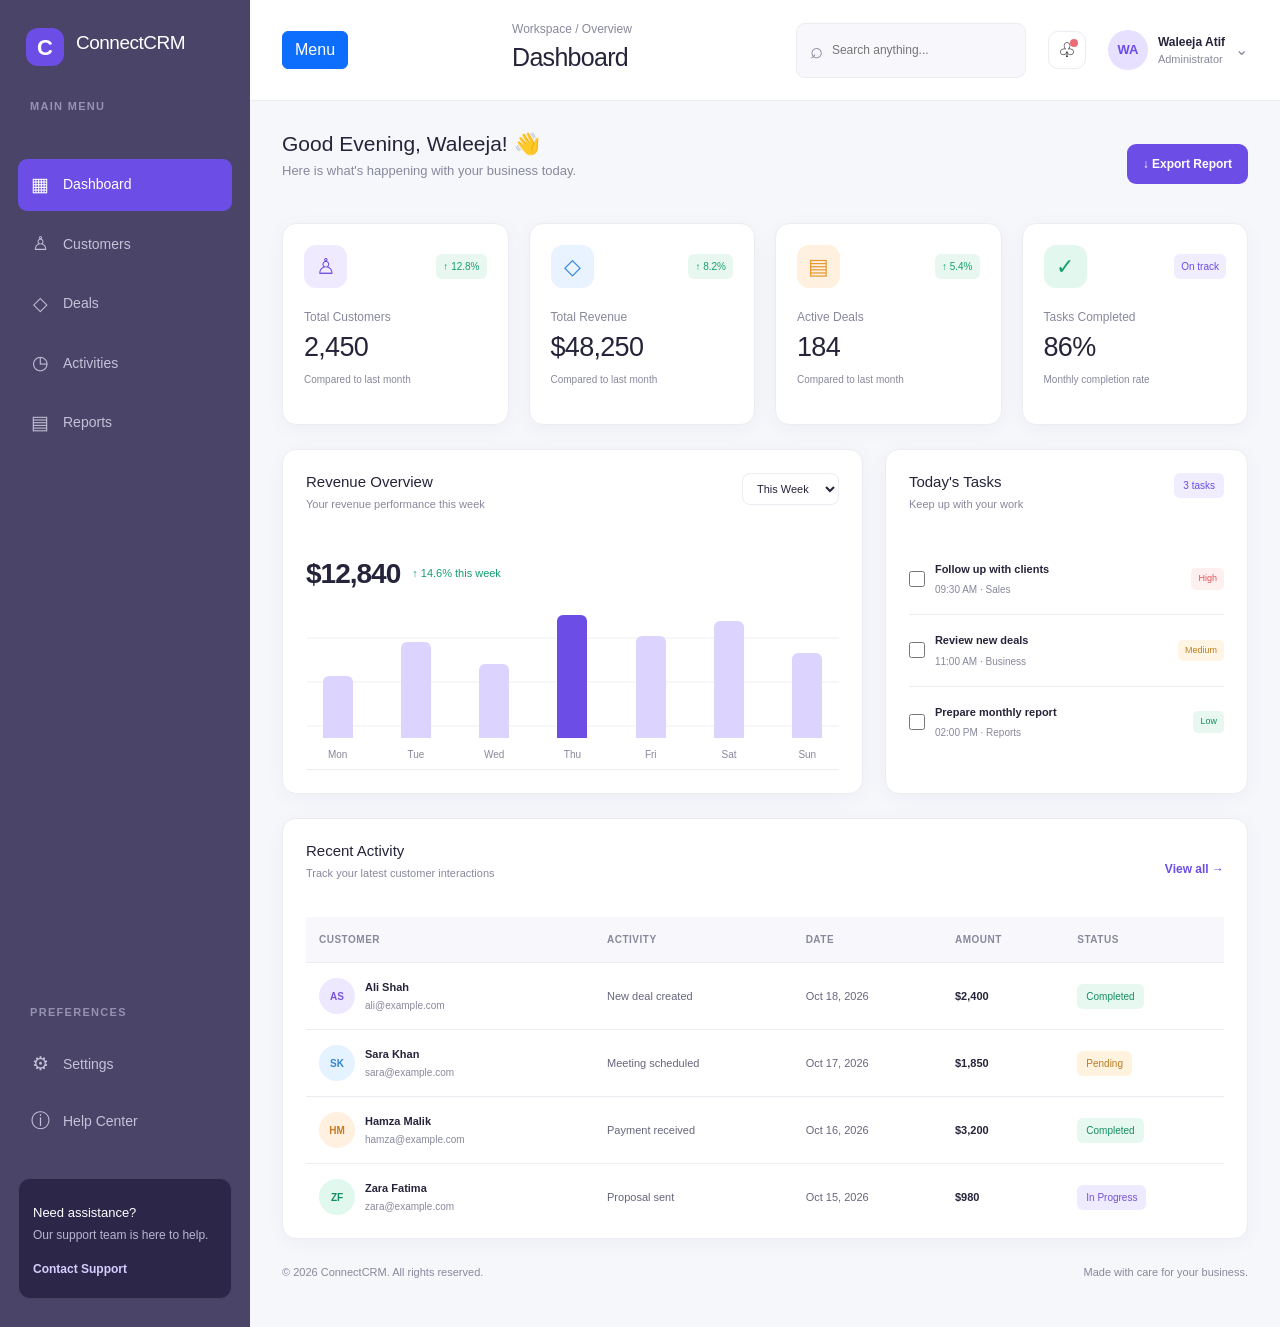
<file: CRM-Dashboard/index.html>
<!DOCTYPE html>
<html lang="en">
<head>
    <meta charset="UTF-8">
    <meta name="viewport" content="width=device-width, initial-scale=1.0">
    <title>CRM Dashboard</title>
    <link
    href="https://cdn.jsdelivr.net/npm/bootstrap@5.3.8/dist/css/bootstrap.min.css"
    rel="stylesheet"
>
<link rel="stylesheet" href="style.css">
</head>
<body>

    <div class="dashboard">

        <!-- Sidebar Navigation -->
       <aside class="sidebar" id="sidebar">
            <div class="sidebar__brand">
                <span class="sidebar__logo">C</span>
                <h2>ConnectCRM</h2>
            </div>

            <p class="sidebar__label">MAIN MENU</p>

            <nav class="sidebar__nav">
                <a href="#" class="sidebar__link sidebar__link--active">
                    <span>▦</span> Dashboard
                </a>
                <a href="#customers" class="sidebar__link">
                    <span>♙</span> Customers
                </a>
                <a href="#deals" class="sidebar__link">
                    <span>◇</span> Deals
                </a>
                <a href="#activities" class="sidebar__link">
                    <span>◷</span> Activities
                </a>
                <a href="#reports" class="sidebar__link">
                    <span>▤</span> Reports
                </a>
            </nav>

            <div class="sidebar__bottom">
                <p class="sidebar__label">PREFERENCES</p>
                <a href="#" class="sidebar__link">
                    <span>⚙</span> Settings
                </a>
                <a href="#" class="sidebar__link">
                    <span>ⓘ</span> Help Center
                </a>

                <div class="sidebar__help">
                    <span></span>
                    <h3>Need assistance?</h3>
                    <p>Our support team is here to help.</p>
                    <a href="mailto:support@example.com">Contact Support</a>
                </div>
            </div>
        </aside>

        <!-- Main Dashboard -->
        <div class="dashboard__main">

            <!-- Top Header -->
            <header class="topbar">
                <button
    type="button"
    id="menuButton"
  class="btn btn-primary"
    aria-controls="sidebar"
    aria-expanded="false"
>
    Menu
</button>
                <div class="topbar__heading">
                    <p class="topbar__breadcrumb">Workspace / Overview</p>
                    <h1>Dashboard</h1>
                </div>

                <div class="topbar__actions">
                    <label class="search">
                        <span>⌕</span>
                        <input type="search" placeholder="Search anything...">
                    </label>

                    <button class="topbar__notification" aria-label="Notifications">
                        ♧
                        <span class="topbar__dot"></span>
                    </button>

                    <div class="profile">
                        <div class="profile__avatar">WA</div>
                        <div class="profile__info">
                            <strong>Waleeja Atif</strong>
                            <span>Administrator</span>
                        </div>
                        <span class="profile__arrow">⌄</span>
                    </div>
                </div>
            </header>

            <!-- Main Content -->
            <main class="content">

                <section class="welcome">
                    <div>
                        <h2>
    <span id="greeting">Hello</span>, Waleeja! 👋
</h2>
                        <p>Here is what's happening with your business today.</p>
                    </div>

                    <button class="button button--primary"
                        onclick="window.print()">
                        ↓ Export Report
                    </button>
                </section>

                <!-- Statistics Widgets -->
                <section class="stats" aria-label="Business statistics">

                    <article class="stat-card">
                        <div class="stat-card__top">
                            <span class="stat-card__icon stat-card__icon--purple">♙</span>
                            <span class="stat-card__trend">↑ 12.8%</span>
                        </div>
                        <p class="stat-card__label">Total Customers</p>
                        <h2>2,450</h2>
                        <p class="stat-card__description">Compared to last month</p>
                    </article>

                    <article class="stat-card">
                        <div class="stat-card__top">
                            <span class="stat-card__icon stat-card__icon--blue">◇</span>
                            <span class="stat-card__trend">↑ 8.2%</span>
                        </div>
                        <p class="stat-card__label">Total Revenue</p>
                        <h2>$48,250</h2>
                        <p class="stat-card__description">Compared to last month</p>
                    </article>

                    <article class="stat-card">
                        <div class="stat-card__top">
                            <span class="stat-card__icon stat-card__icon--orange">▤</span>
                            <span class="stat-card__trend">↑ 5.4%</span>
                        </div>
                        <p class="stat-card__label">Active Deals</p>
                        <h2>184</h2>
                        <p class="stat-card__description">Compared to last month</p>
                    </article>

                    <article class="stat-card">
                        <div class="stat-card__top">
                            <span class="stat-card__icon stat-card__icon--green">✓</span>
                            <span class="stat-card__trend stat-card__trend--neutral">On track</span>
                        </div>
                        <p class="stat-card__label">Tasks Completed</p>
                        <h2>86%</h2>
                        <p class="stat-card__description">Monthly completion rate</p>
                    </article>

                </section>

                <!-- Overview Panels -->
                <section class="overview" id="reports">

                    <article class="panel revenue-panel">
                        <div class="panel__header">
                            <div>
                                <h3>Revenue Overview</h3>
                                <p>Your revenue performance this week</p>
                            </div>
                            <select aria-label="Revenue period">
                                <option>This Week</option>
                                <option>This Month</option>
                                <option>This Year</option>
                            </select>
                        </div>

                        <div class="revenue">
                            <div class="revenue__amount">$12,840</div>
                            <span class="revenue__change">↑ 14.6% this week</span>
                        </div>

                        <div class="chart" role="img"
                            aria-label="Illustrative revenue bar chart for Monday to Sunday">
                            <div class="chart__item">
                                <div class="chart__bar" style="--bar-height: 40%"></div>
                                <span>Mon</span>
                            </div>
                            <div class="chart__item">
                                <div class="chart__bar" style="--bar-height: 62%"></div>
                                <span>Tue</span>
                            </div>
                            <div class="chart__item">
                                <div class="chart__bar" style="--bar-height: 48%"></div>
                                <span>Wed</span>
                            </div>
                            <div class="chart__item">
                                <div class="chart__bar chart__bar--highlight"
                                    style="--bar-height: 88%"></div>
                                <span>Thu</span>
                            </div>
                            <div class="chart__item">
                                <div class="chart__bar" style="--bar-height: 66%"></div>
                                <span>Fri</span>
                            </div>
                            <div class="chart__item">
                                <div class="chart__bar" style="--bar-height: 76%"></div>
                                <span>Sat</span>
                            </div>
                            <div class="chart__item">
                                <div class="chart__bar" style="--bar-height: 55%"></div>
                                <span>Sun</span>
                            </div>
                        </div>
                    </article>

                    <article class="panel tasks-panel">
                        <div class="panel__header">
                            <div>
                                <h3>Today's Tasks</h3>
                                <p>Keep up with your work</p>
                            </div>
                            <span class="task-count">3 tasks</span>
                        </div>

                        <div class="task-list">
                            <label class="task">
                                <input type="checkbox">
                                <span class="task__text">
                                    <strong>Follow up with clients</strong>
                                    <small>09:30 AM · Sales</small>
                                </span>
                                <span class="task__priority task__priority--high">High</span>
                            </label>

                            <label class="task">
                                <input type="checkbox">
                                <span class="task__text">
                                    <strong>Review new deals</strong>
                                    <small>11:00 AM · Business</small>
                                </span>
                                <span class="task__priority task__priority--medium">Medium</span>
                            </label>

                            <label class="task">
                                <input type="checkbox">
                                <span class="task__text">
                                    <strong>Prepare monthly report</strong>
                                    <small>02:00 PM · Reports</small>
                                </span>
                                <span class="task__priority task__priority--low">Low</span>
                            </label>
                        </div>
                    </article>

                </section>

                <!-- Recent Activity Table -->
                <section class="panel activity-panel" id="activities">
                    <div class="panel__header activity-panel__header">
                        <div>
                            <h3>Recent Activity</h3>
                            <p>Track your latest customer interactions</p>
                        </div>

                        <a href="#customers" class="activity-panel__link">
                            View all →
                        </a>
                    </div>

                    <div class="table-wrapper">
                        <table>
                          
                               <thead>
    <tr>
        <th scope="col">Customer</th>
        <th scope="col">Activity</th>
        <th scope="col">Date</th>
        <th scope="col">Amount</th>
        <th scope="col">Status</th>
    </tr>
</thead>
                            

                            <tbody id="customers">
                                <tr>
                                    <td>
                                        <div class="customer">
                                            <span class="customer__avatar customer__avatar--purple">AS</span>
                                            <span>
                                                <strong>Ali Shah</strong>
                                                <small>ali@example.com</small>
                                            </span>
                                        </div>
                                    </td>
                                    <td>New deal created</td>
                                    <td>Oct 18, 2026</td>
                                    <td class="table__amount">$2,400</td>
                                    <td><span class="status status--completed">Completed</span></td>
                                </tr>

                                <tr id="deals">
                                    <td>
                                        <div class="customer">
                                            <span class="customer__avatar customer__avatar--blue">SK</span>
                                            <span>
                                                <strong>Sara Khan</strong>
                                                <small>sara@example.com</small>
                                            </span>
                                        </div>
                                    </td>
                                    <td>Meeting scheduled</td>
                                    <td>Oct 17, 2026</td>
                                    <td class="table__amount">$1,850</td>
                                    <td><span class="status status--pending">Pending</span></td>
                                </tr>

                                <tr>
                                    <td>
                                        <div class="customer">
                                            <span class="customer__avatar customer__avatar--orange">HM</span>
                                            <span>
                                                <strong>Hamza Malik</strong>
                                                <small>hamza@example.com</small>
                                            </span>
                                        </div>
                                    </td>
                                    <td>Payment received</td>
                                    <td>Oct 16, 2026</td>
                                    <td class="table__amount">$3,200</td>
                                    <td><span class="status status--completed">Completed</span></td>
                                </tr>

                                <tr>
                                    <td>
                                        <div class="customer">
                                            <span class="customer__avatar customer__avatar--green">ZF</span>
                                            <span>
                                                <strong>Zara Fatima</strong>
                                                <small>zara@example.com</small>
                                            </span>
                                        </div>
                                    </td>
                                    <td>Proposal sent</td>
                                    <td>Oct 15, 2026</td>
                                    <td class="table__amount">$980</td>
                                    <td><span class="status status--progress">In Progress</span></td>
                                </tr>
                            </tbody>
                        </table>
                    </div>
                </section>

                <footer class="footer">
                    <p>© 2026 ConnectCRM. All rights reserved.</p>
                    <p>Made with care for your business.</p>
                </footer>

            </main>
        </div>
    </div>
    
<script src="script.js" defer></script>
</body>
</html>
</file>
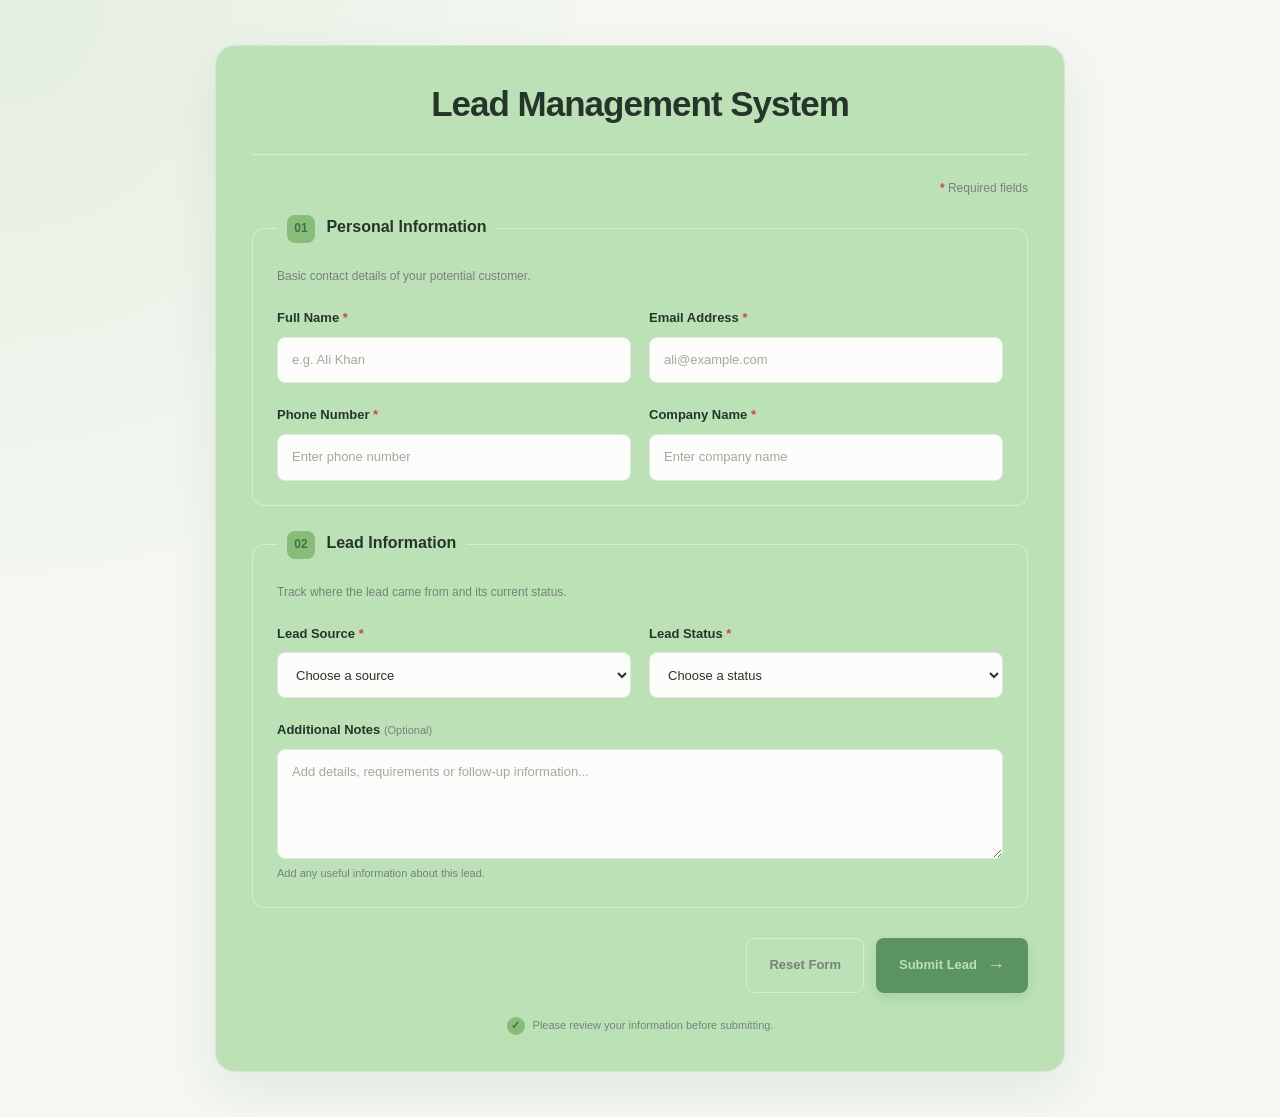
<file: LeadManagementSystem/index.html>
<!DOCTYPE html>
<html lang="en">
<head>
    <meta charset="UTF-8">
    <meta name="viewport" content="width=device-width, initial-scale=1.0">
    <title>Lead Management System</title>
    <link rel="stylesheet" href="style.css">
</head>

<body class="page">

    <main class="lead-form">

        <!-- Header -->
        <header class="lead-form__header">
            <h1 class="lead-form__title">Lead Management System</h1>
        </header>

        <div class="lead-form__divider"></div>

        <!-- Main Form -->
        <form class="lead-form__form" action="#" method="post">

            <p class="lead-form__required-note">
                <span class="lead-form__required-mark">*</span>
                Required fields
            </p>

            <!-- Personal Information -->
            <fieldset class="lead-form__section">
                <legend class="lead-form__legend">
                    <span class="lead-form__section-number">01</span>
                    Personal Information
                </legend>

                <p class="lead-form__section-description">
                    Basic contact details of your potential customer.
                </p>

                <div class="lead-form__grid">

                    <div class="lead-form__group">
                        <label class="lead-form__label" for="fullName">
                            Full Name <span class="lead-form__required-mark">*</span>
                        </label>
                        <input class="lead-form__input" type="text" id="fullName"
                            name="fullName" placeholder="e.g. Ali Khan"
                            autocomplete="name" required>
                    </div>

                    <div class="lead-form__group">
                        <label class="lead-form__label" for="email">
                            Email Address <span class="lead-form__required-mark">*</span>
                        </label>
                        <input class="lead-form__input" type="email" id="email"
                            name="email" placeholder="ali@example.com"
                            autocomplete="email" required>
                    </div>

                    <div class="lead-form__group">
                        <label class="lead-form__label" for="phone">
                            Phone Number <span class="lead-form__required-mark">*</span>
                        </label>
                        <input class="lead-form__input" type="tel" id="phone"
                            name="phone" placeholder="Enter phone number"
                            autocomplete="tel" required>
                    </div>

                    <div class="lead-form__group">
                        <label class="lead-form__label" for="company">
                            Company Name <span class="lead-form__required-mark">*</span>
                        </label>
                        <input class="lead-form__input" type="text" id="company"
                            name="company" placeholder="Enter company name"
                            autocomplete="organization" required>
                    </div>

                </div>
            </fieldset>

            <!-- Lead Information -->
            <fieldset class="lead-form__section">
                <legend class="lead-form__legend">
                    <span class="lead-form__section-number">02</span>
                    Lead Information
                </legend>

                <p class="lead-form__section-description">
                    Track where the lead came from and its current status.
                </p>

                <div class="lead-form__grid">

                    <div class="lead-form__group">
                        <label class="lead-form__label" for="source">
                            Lead Source <span class="lead-form__required-mark">*</span>
                        </label>
                        <select class="lead-form__input lead-form__input--select"
                            id="source" name="source" required>
                            <option value="">Choose a source</option>
                            <option value="website">Website</option>
                            <option value="social">Social Media</option>
                            <option value="referral">Referral</option>
                            <option value="advertisement">Advertisement</option>
                        </select>
                    </div>

                    <div class="lead-form__group">
                        <label class="lead-form__label" for="status">
                            Lead Status <span class="lead-form__required-mark">*</span>
                        </label>
                        <select class="lead-form__input lead-form__input--select"
                            id="status" name="status" required>
                            <option value="">Choose a status</option>
                            <option value="new">New</option>
                            <option value="contacted">Contacted</option>
                            <option value="qualified">Qualified</option>
                            <option value="converted">Converted</option>
                        </select>
                    </div>

                    <div class="lead-form__group lead-form__group--full">
                        <label class="lead-form__label" for="notes">
                            Additional Notes
                            <span class="lead-form__optional">(Optional)</span>
                        </label>
                        <textarea class="lead-form__input lead-form__input--textarea"
                            id="notes" name="notes" rows="4"
                            placeholder="Add details, requirements or follow-up information..."></textarea>
                        <p class="lead-form__help">
                            Add any useful information about this lead.
                        </p>
                    </div>

                </div>
            </fieldset>

            <!-- Form Actions -->
            <div class="lead-form__actions">
                <button class="lead-form__button lead-form__button--reset"
                    type="reset">
                    Reset Form
                </button>

                <button class="lead-form__button lead-form__button--primary"
                    type="submit">
                    Submit Lead
                    <span class="lead-form__button-arrow" aria-hidden="true">→</span>
                </button>
            </div>

            <p class="lead-form__footer">
                <span class="lead-form__footer-mark" aria-hidden="true">✓</span>
                Please review your information before submitting.
            </p>

        </form>
    </main>

</body>
</html>
</file>
<file: CRM-Dashboard/style.css>
/* ---------- CSS Variables ---------- */

:root {
    --primary: #6c4de6;
    --primary-light: #f0edff;
    --background: #f6f7fb;
    --surface: #ffffff;
    --text: #25243a;
    --muted: #88889d;
    --border: #ececf3;
    --success: #159d72;
    --radius: 14px;
    --shadow: 0 4px 20px rgba(38, 35, 75, 0.04);
}

/* ---------- Reset ---------- */

* {
    margin: 0;
    padding: 0;
    box-sizing: border-box;
}

html {
    scroll-behavior: smooth;
}

body {
    font-family: Arial, Helvetica, sans-serif;
    background: var(--background);
    color: var(--text);
    line-height: 1.5;
}

a {
    text-decoration: none;
    color: inherit;
}

button,
input,
select {
    font: inherit;
}

button,
select {
    cursor: pointer;
}

button:focus-visible,
a:focus-visible,
input:focus-visible,
select:focus-visible {
    outline: 3px solid #b8aaff;
    outline-offset: 3px;
}

/* ---------- Main Dashboard Grid ---------- */

.dashboard {
    min-height: 100vh;
    display: grid;
    grid-template-columns: 250px minmax(0, 1fr);
}

/* ---------- Sidebar ---------- */

.sidebar {
    background: #4a4568;
    color: #ffffff;
    padding: 28px 18px;
    display: flex;
    flex-direction: column;
    gap: 32px;
    min-width: 0;
}

.sidebar__brand {
    display: flex;
    align-items: center;
    gap: 12px;
    padding: 0 8px;
}

.sidebar__logo {
    width: 38px;
    height: 38px;
    border-radius: 12px;
    background: var(--primary);
    display: grid;
    place-items: center;
    font-size: 22px;
    font-weight: bold;
}

.sidebar__brand h2 {
    font-size: 19px;
    letter-spacing: -0.5px;
}

.sidebar__label {
    color: #9692b1;
    font-size: 11px;
    font-weight: bold;
    letter-spacing: 1.3px;
    padding: 0 12px;
    margin-bottom: 12px;
}

.sidebar__nav {
    display: flex;
    flex-direction: column;
    gap: 7px;
}

.sidebar__link {
    display: flex;
    align-items: center;
    gap: 13px;
    padding: 12px;
    border-radius: 9px;
    color: #c4c1d7;
    font-size: 14px;
    transition: background-color 0.2s ease, color 0.2s ease;
}

.sidebar__link span {
    width: 20px;
    text-align: center;
    font-size: 19px;
}

.sidebar__link:hover,
.sidebar__link--active {
    background: var(--primary);
    color: #ffffff;
}

.sidebar__bottom {
    display: flex;
    flex-direction: column;
    gap: 5px;
    margin-top: auto;
}

.sidebar__help {
    margin-top: 25px;
    padding: 18px 14px;
    border: 1px solid #494363;
    border-radius: 12px;
    background: #2c2749;
}

.sidebar__help > span {
    color: #c6b8ff;
    font-size: 23px;
}

.sidebar__help h3 {
    font-size: 13px;
    margin: 8px 0 5px;
}

.sidebar__help p {
    color: #b9b5ce;
    font-size: 12px;
    margin-bottom: 12px;
}

.sidebar__help a {
    display: inline-block;
    color: #d6ccff;
    font-size: 12px;
    font-weight: bold;
}

/* ---------- Main Content Area ---------- */

.dashboard__main {
    min-width: 0;
}

/* ---------- Top Header ---------- */

.topbar {
    min-height: 95px;
    padding: 20px 32px;
    background: var(--surface);
    border-bottom: 1px solid var(--border);
    display: flex;
    justify-content: space-between;
    align-items: center;
    gap: 20px;
}

.topbar__breadcrumb {
    color: var(--muted);
    font-size: 12px;
    margin-bottom: 4px;
}

.topbar__heading h1 {
    font-size: 25px;
    letter-spacing: -0.7px;
}

.topbar__actions {
    display: flex;
    align-items: center;
    gap: 22px;
}

.search {
    display: flex;
    align-items: center;
    gap: 9px;
    padding: 10px 13px;
    width: 230px;
    background: #f8f8fc;
    border: 1px solid var(--border);
    border-radius: 9px;
}

.search span {
    font-size: 22px;
    color: var(--muted);
}

.search input {
    width: 100%;
    min-width: 0;
    border: none;
    outline: none;
    background: transparent;
    font-size: 12px;
}

.topbar__notification {
    position: relative;
    width: 38px;
    height: 38px;
    border: 1px solid var(--border);
    border-radius: 10px;
    background: white;
    font-size: 20px;
}

.topbar__dot {
    position: absolute;
    width: 8px;
    height: 8px;
    top: 7px;
    right: 7px;
    border-radius: 50%;
    background: #ed6b75;
}

.profile {
    display: flex;
    align-items: center;
    gap: 10px;
}

.profile__avatar {
    width: 40px;
    height: 40px;
    border-radius: 50%;
    display: grid;
    place-items: center;
    background: #e7e0ff;
    color: var(--primary);
    font-weight: bold;
    font-size: 13px;
}

.profile__info {
    display: flex;
    flex-direction: column;
}

.profile__info strong {
    font-size: 12px;
}

.profile__info span {
    font-size: 11px;
    color: var(--muted);
}

.profile__arrow {
    color: var(--muted);
}

/* ---------- Content ---------- */

.content {
    max-width: 1600px;
    margin: 0 auto;
    padding: 30px 32px;
}

.welcome {
    display: flex;
    justify-content: space-between;
    align-items: center;
    gap: 20px;
    margin-bottom: 26px;
}

.welcome h2 {
    font-size: 21px;
    margin-bottom: 5px;
}

.welcome p {
    color: var(--muted);
    font-size: 13px;
}

.button {
    padding: 11px 16px;
    border: none;
    border-radius: 9px;
    font-size: 12px;
    font-weight: bold;
    transition: transform 0.2s ease, background-color 0.2s ease;
}

.button:hover {
    transform: translateY(-2px);
}

.button--primary {
    background: var(--primary);
    color: white;
}

.button--primary:hover {
    background: #5838d0;
}

/* ---------- Statistic Cards ---------- */

.stats {
    display: grid;
    grid-template-columns: repeat(4, minmax(0, 1fr));
    gap: 20px;
    margin-bottom: 24px;
}

.stat-card {
    padding: 21px;
    border-radius: var(--radius);
    background: var(--surface);
    border: 1px solid var(--border);
    box-shadow: var(--shadow);
    min-width: 0;
    transition: transform 0.2s ease, box-shadow 0.2s ease;
}

.stat-card:hover {
    transform: translateY(-4px);
    box-shadow: 0 10px 28px rgba(38, 35, 75, 0.08);
}

.stat-card__top {
    display: flex;
    align-items: center;
    justify-content: space-between;
    gap: 8px;
    margin-bottom: 20px;
}

.stat-card__icon {
    width: 43px;
    height: 43px;
    border-radius: 12px;
    display: grid;
    place-items: center;
    font-size: 22px;
}

.stat-card__icon--purple {
    background: #f0eaff;
    color: #7553df;
}

.stat-card__icon--blue {
    background: #e8f3ff;
    color: #3787db;
}

.stat-card__icon--orange {
    background: #fff0df;
    color: #e79832;
}

.stat-card__icon--green {
    background: #e2f8ef;
    color: #159d72;
}

.stat-card__trend {
    color: var(--success);
    background: #e8f8f0;
    padding: 5px 7px;
    border-radius: 6px;
    font-size: 10px;
    white-space: nowrap;
}

.stat-card__trend--neutral {
    color: #6c4de6;
    background: var(--primary-light);
}

.stat-card__label {
    font-size: 12px;
    color: var(--muted);
    margin-bottom: 5px;
}

.stat-card h2 {
    font-size: 27px;
    letter-spacing: -0.7px;
    overflow-wrap: anywhere;
}

.stat-card__description {
    color: var(--muted);
    font-size: 10px;
    margin-top: 9px;
}

/* ---------- Overview Grid ---------- */

.overview {
    display: grid;
    grid-template-columns: minmax(0, 1.6fr) minmax(0, 1fr);
    gap: 22px;
    margin-bottom: 24px;
}

.panel {
    min-width: 0;
    background: var(--surface);
    border: 1px solid var(--border);
    border-radius: var(--radius);
    box-shadow: var(--shadow);
    padding: 23px;
}

.panel__header {
    display: flex;
    justify-content: space-between;
    align-items: flex-start;
    gap: 15px;
}

.panel__header h3 {
    font-size: 15px;
    margin-bottom: 5px;
}

.panel__header p {
    font-size: 11px;
    color: var(--muted);
}

.panel__header select {
    padding: 8px 10px;
    max-width: 125px;
    border: 1px solid var(--border);
    border-radius: 8px;
    background: white;
    color: var(--text);
    font-size: 11px;
}

.revenue {
    display: flex;
    align-items: center;
    flex-wrap: wrap;
    gap: 12px;
    margin-top: 24px;
}

.revenue__amount {
    font-size: 28px;
    font-weight: bold;
    letter-spacing: -1px;
}

.revenue__change {
    color: var(--success);
    font-size: 11px;
}

/* ---------- CSS Bar Chart ---------- */

.chart {
    height: 175px;
    display: grid;
    grid-template-columns: repeat(7, minmax(0, 1fr));
    align-items: end;
    gap: 15px;
    padding-top: 20px;
    border-bottom: 1px solid var(--border);
    background: repeating-linear-gradient(
        to bottom,
        transparent 0,
        transparent 42px,
        #f0eff6 43px,
        transparent 44px
    );
}

.chart__item {
    height: 100%;
    display: flex;
    flex-direction: column;
    align-items: center;
    justify-content: flex-end;
    gap: 9px;
    min-width: 0;
}

.chart__bar {
    width: min(100%, 30px);
    height: var(--bar-height);
    min-height: 8px;
    border-radius: 6px 6px 0 0;
    background: #dcd4ff;
    transition: background-color 0.2s ease;
}

.chart__bar:hover,
.chart__bar--highlight {
    background: var(--primary);
}

.chart__item span {
    font-size: 10px;
    color: var(--muted);
    padding-bottom: 7px;
}

/* ---------- Today's Tasks ---------- */

.task-count {
    padding: 5px 9px;
    border-radius: 6px;
    background: var(--primary-light);
    color: var(--primary);
    font-size: 10px;
    white-space: nowrap;
}

.task-list {
    display: flex;
    flex-direction: column;
    margin-top: 15px;
}

.task {
    display: flex;
    align-items: center;
    gap: 10px;
    padding: 17px 0;
    border-bottom: 1px solid var(--border);
    cursor: pointer;
}

.task:last-child {
    border-bottom: none;
}

.task input {
    width: 16px;
    height: 16px;
    accent-color: var(--primary);
    flex-shrink: 0;
}

.task__text {
    flex: 1;
    min-width: 0;
    display: flex;
    flex-direction: column;
    gap: 5px;
}

.task__text strong {
    font-size: 11px;
    overflow-wrap: anywhere;
}

.task__text small {
    font-size: 10px;
    color: var(--muted);
}

.task input:checked + .task__text strong {
    text-decoration: line-through;
    color: var(--muted);
}

.task__priority {
    padding: 4px 7px;
    border-radius: 5px;
    font-size: 9px;
    flex-shrink: 0;
}

.task__priority--high {
    color: #dc535b;
    background: #fff0f0;
}

.task__priority--medium {
    color: #c17b1c;
    background: #fff5e4;
}

.task__priority--low {
    color: #168a66;
    background: #e8f8f0;
}

/* ---------- Recent Activity Table ---------- */

.activity-panel {
    padding-bottom: 8px;
}

.activity-panel__header {
    align-items: center;
    margin-bottom: 20px;
}

.activity-panel__link {
    color: var(--primary);
    font-size: 12px;
    font-weight: bold;
    white-space: nowrap;
}

.table-wrapper {
    width: 100%;
    overflow-x: auto;
}

table {
    width: 100%;
    border-collapse: collapse;
    text-align: left;
    white-space: nowrap;
}

thead {
    background: #f8f8fc;
}

th {
    color: var(--muted);
    font-size: 10px;
    font-weight: bold;
    text-transform: uppercase;
    letter-spacing: 0.5px;
}

th,
td {
    padding: 15px 13px;
    border-bottom: 1px solid var(--border);
}

td {
    font-size: 11px;
    color: #66667c;
}

tbody tr:last-child td {
    border-bottom: none;
}

tbody tr:hover {
    background: #fbfaff;
}

.customer {
    display: flex;
    align-items: center;
    gap: 10px;
}

.customer__avatar {
    width: 36px;
    height: 36px;
    flex-shrink: 0;
    display: grid;
    place-items: center;
    border-radius: 50%;
    font-size: 10px;
    font-weight: bold;
}

.customer__avatar--purple {
    color: #7654d8;
    background: #eee8ff;
}

.customer__avatar--blue {
    color: #3284cc;
    background: #e5f2ff;
}

.customer__avatar--orange {
    color: #c77b23;
    background: #fff0df;
}

.customer__avatar--green {
    color: #168b68;
    background: #e0f8ed;
}

.customer strong,
.customer small {
    display: block;
}

.customer strong {
    color: var(--text);
    font-size: 11px;
    margin-bottom: 3px;
}

.customer small {
    color: var(--muted);
    font-size: 10px;
}

.table__amount {
    color: var(--text);
    font-weight: bold;
}

.status {
    display: inline-block;
    padding: 5px 9px;
    border-radius: 6px;
    font-size: 10px;
}

.status--completed {
    background: #e6f8ef;
    color: #168c65;
}

.status--pending {
    background: #fff3df;
    color: #bd7b21;
}

.status--progress {
    background: #eeeaff;
    color: #7553d8;
}

/* ---------- Footer ---------- */

.footer {
    display: flex;
    justify-content: space-between;
    flex-wrap: wrap;
    gap: 10px;
    margin-top: 25px;
    color: var(--muted);
    font-size: 11px;
}

/* ---------- Tablet Responsive Layout ---------- */

@media (max-width: 1100px) {
    .dashboard {
        grid-template-columns: 210px minmax(0, 1fr);
    }

    .topbar {
        padding: 20px 24px;
    }

    .content {
        padding: 25px 24px;
    }

    .stats {
        grid-template-columns: repeat(2, minmax(0, 1fr));
    }

    .overview {
        grid-template-columns: minmax(0, 1fr);
    }

    .search {
        width: 180px;
    }

    .topbar__actions {
        gap: 12px;
    }
}

/* ---------- Mobile Responsive Layout ---------- */

@media (max-width: 700px) {
    .dashboard {
        grid-template-columns: minmax(0, 1fr);
    }

    .sidebar {
        position: sticky;
        top: 0;
        z-index: 10;
        padding: 12px 16px;
        gap: 12px;
    }

    .sidebar__brand {
        padding: 0;
    }

    .sidebar__brand h2 {
        font-size: 17px;
    }

    .sidebar__logo {
        width: 32px;
        height: 32px;
        font-size: 18px;
    }

    .sidebar__label,
    .sidebar__bottom,
    .sidebar__help {
        display: none;
    }

    .sidebar__nav {
        flex-direction: row;
        gap: 5px;
        overflow-x: auto;
        padding-bottom: 2px;
    }

    .sidebar__link {
        justify-content: center;
        gap: 6px;
        padding: 9px 10px;
        flex-shrink: 0;
        font-size: 11px;
    }

    .sidebar__link span {
        width: auto;
        font-size: 15px;
    }

    .topbar {
        min-height: auto;
        padding: 18px 16px;
        flex-wrap: wrap;
        align-items: flex-start;
    }

    .topbar__heading h1 {
        font-size: 22px;
    }

    .topbar__actions {
        width: 100%;
        flex-wrap: wrap;
        gap: 12px;
    }

    .search {
        flex: 1;
        width: auto;
        min-width: 120px;
    }

    .profile {
        margin-left: auto;
    }

    .profile__info {
        display: none;
    }

    .profile__arrow {
        display: none;
    }

    .content {
        padding: 22px 15px;
    }

    .welcome {
        align-items: flex-start;
        flex-direction: column;
        gap: 14px;
    }

    .welcome h2 {
        font-size: 19px;
    }

    .welcome p {
        font-size: 12px;
    }

    .stats {
        grid-template-columns: repeat(2, minmax(0, 1fr));
        gap: 12px;
    }

    .stat-card {
        padding: 15px;
    }

    .stat-card__top {
        align-items: flex-start;
        flex-direction: column;
        gap: 9px;
        margin-bottom: 14px;
    }

    .stat-card__icon {
        width: 36px;
        height: 36px;
        font-size: 18px;
    }

    .stat-card h2 {
        font-size: 23px;
    }

    .stat-card__description {
        line-height: 1.5;
    }

    .overview {
        gap: 15px;
    }

    .panel {
        padding: 17px 13px;
    }

    .panel__header h3 {
        font-size: 14px;
    }

    .panel__header p {
        font-size: 10px;
    }

    .chart {
        gap: 8px;
        height: 155px;
    }

    .chart__bar {
        max-width: 23px;
    }

    .chart__item span {
        font-size: 9px;
    }

    .task {
        gap: 8px;
    }

    .task__text strong {
        font-size: 10px;
    }

    .task__priority {
        font-size: 8px;
        padding: 4px 5px;
    }

    .activity-panel__header {
        gap: 8px;
    }

    .activity-panel__link {
        font-size: 10px;
    }

    th,
    td {
        padding: 13px 10px;
    }

    .footer {
        flex-direction: column;
        gap: 5px;
    }
}

/* ---------- Small Mobile Screens ---------- */

@media (max-width: 380px) {
    .sidebar__link {
        padding: 8px;
        font-size: 10px;
    }

    .stats {
        gap: 9px;
    }

    .stat-card {
        padding: 12px;
    }

    .stat-card h2 {
        font-size: 20px;
    }

    .stat-card__trend {
        font-size: 9px;
    }

    .profile__avatar {
        width: 34px;
        height: 34px;
    }

    .revenue__amount {
        font-size: 24px;
    }
}

/* ---------- Reduced Motion Accessibility ---------- */

@media (prefers-reduced-motion: reduce) {
    *,
    *::before,
    *::after {
        scroll-behavior: auto !important;
        animation-duration: 0.01ms !important;
        animation-iteration-count: 1 !important;
        transition-duration: 0.01ms !important;
    }
}

/* ---------- Print / Export ---------- */

@media print {
    .sidebar,
    .topbar__actions,
    #menuButton,
    .button,
    .sidebar__help {
        display: none !important;
    }

    .dashboard {
        display: block;
    }

    .content {
        max-width: none;
        padding: 10px;
    }

    body {
        background: white;
    }

    .stat-card,
    .panel {
        box-shadow: none;
        break-inside: avoid;
    }
}

/* ==================================================
   MENU BUTTON AND SIDEBAR - FINAL FIX
  
   ================================================== */


#menuButton {
    display: inline-block !important;
    visibility: visible !important;
    opacity: 1 !important;
    position: relative;
    z-index: 1000;
    flex-shrink: 0;
}

@media (max-width: 991.98px) {
    #menuButton {
        z-index: 1;
    }

    .sidebar {
        z-index: 2000;
    }
}


/* Desktop: hide/show sidebar */

@media (min-width: 992px) {
    .dashboard {
        grid-template-columns: 250px minmax(0, 1fr);
    }

    .sidebar.sidebar--collapsed {
        display: none !important;
    }

    .dashboard.dashboard--sidebar-collapsed {
        grid-template-columns: minmax(0, 1fr);
    }
}

/* Tablet desktop-sized layout */

@media (min-width: 992px) and (max-width: 1100px) {
    .dashboard {
        grid-template-columns: 210px minmax(0, 1fr);
    }

    .dashboard.dashboard--sidebar-collapsed {
        grid-template-columns: minmax(0, 1fr);
    }
}

/* Mobile and tablet: slide sidebar in from the left */

@media (max-width: 991.98px) {
    .dashboard {
        display: block;
        position: relative;
    }

    .dashboard__main {
        width: 100%;
        min-width: 0;
    }

    .sidebar {
        display: flex !important;
        flex-direction: column;
        position: fixed !important;
        top: 0;
        left: 0;
        bottom: 0;
        width: 260px;
        max-width: 80vw;
        height: 100vh;
        height: 100dvh;
        overflow-x: hidden;
        overflow-y: auto;
        padding: 28px 18px;
        gap: 32px;
        z-index: 2000;
        transform: translateX(-100%);
        transition: transform 0.3s ease;
        background: #4a4568;
    }

    .sidebar.sidebar--open {
        transform: translateX(0);
    }

    /* Restore the original vertical sidebar menu on mobile */

    .sidebar__label {
        display: block;
    }

    .sidebar__bottom {
        display: flex;
    }

    .sidebar__help {
        display: block;
    }

    .sidebar__nav {
        display: flex;
        flex-direction: column;
        gap: 7px;
        overflow: visible;
    }

    .sidebar__link {
        display: flex;
        justify-content: flex-start;
        flex-shrink: 1;
        gap: 13px;
        padding: 12px;
        font-size: 14px;
    }

    .sidebar__link span {
        width: 20px;
        font-size: 19px;
    }

    .sidebar__brand {
        padding: 0 8px;
    }
}

/* Sidebar slide animation accessibility */

@media (prefers-reduced-motion: reduce) {
    .sidebar {
        transition: none !important;
    }
}
</file>
<file: LeadManagementSystem/style.css>
/* 1. CSS VARIABLES */

:root {
    --color-primary: #5b9460;
    --color-primary-dark: #3f7145;
    --color-secondary: #7954a8;
    --color-accent: #88bc79;

    --color-background: #f4f7f2;
    --color-surface: #bce1b7;
    --color-text: #26352a;
    --color-muted: #778278;
    --color-border: #e0e8de;
    --color-error: #d14343;

    --shadow-card: 0 18px 50px rgba(38, 53, 42, 0.08);
    --shadow-button: 0 5px 12px rgba(91, 148, 96, 0.18);

    --radius-small: 8px;
    --radius-medium: 12px;
    --radius-large: 20px;

    --space-small: 8px;
    --space-medium: 16px;
    --space-large: 24px;
    --space-xl: 32px;
}

/* 2. GENERAL STYLING */

* {
    margin: 0;
    padding: 0;
    box-sizing: border-box;
}

body {
    font-family: Arial, Helvetica, sans-serif;
}

.page {
    min-height: 100vh;
    padding: 45px 20px;
    background:
        radial-gradient(circle at top left, #e4efdf 0, transparent 35%),
        var(--color-background);
    color: var(--color-text);
    line-height: 1.6;
}

/* 3. MAIN FORM */

.lead-form {
    width: 100%;
    max-width: 850px;
    margin: 0 auto;
    padding: 36px;
    background: var(--color-surface);
    border: 1px solid rgba(224, 232, 222, 0.8);
    border-radius: var(--radius-large);
    box-shadow: var(--shadow-card);
}

/* 4. CENTERED HEADING */

.lead-form__header {
    display: flex;
    align-items: center;
    justify-content: center;
    margin-bottom: 28px;
}

.lead-form__title {
    margin-bottom: 0;
    font-size: clamp(27px, 4vw, 35px);
    line-height: 1.25;
    letter-spacing: -1px;
    text-align: center;
}

.lead-form__divider {
    height: 1px;
    margin-bottom: var(--space-large);
    background: var(--color-border);
}

/* 5. REQUIRED FIELDS */

.lead-form__required-note {
    margin-bottom: var(--space-medium);
    color: var(--color-muted);
    font-size: 12px;
    text-align: right;
}

.lead-form__required-mark {
    color: var(--color-error);
    font-weight: bold;
}

.lead-form__optional {
    color: var(--color-muted);
    font-size: 11px;
    font-weight: normal;
}

/* 6. FORM SECTIONS */

.lead-form__section {
    min-width: 0;
    margin-bottom: var(--space-large);
    padding: 24px;
    border: 1px solid var(--color-border);
    border-radius: var(--radius-medium);
    background: var(--color-surface);
}

.lead-form__legend {
    padding: 0 10px;
    color: var(--color-text);
    font-size: 16px;
    font-weight: bold;
}

.lead-form__section-number {
    display: inline-grid;
    place-items: center;
    width: 28px;
    height: 28px;
    margin-right: 7px;
    border-radius: var(--radius-small);
    background: var(--color-accent);
    color: var(--color-primary-dark);
    font-size: 12px;
}

.lead-form__section-description {
    margin-bottom: 22px;
    color: var(--color-muted);
    font-size: 12px;
}

/* 7. FORM GRID */

.lead-form__grid {
    display: grid;
    grid-template-columns: repeat(2, minmax(0, 1fr));
    gap: 22px 18px;
}

.lead-form__group {
    min-width: 0;
}

.lead-form__group--full {
    grid-column: 1 / -1;
}

.lead-form__label {
    display: block;
    margin-bottom: 8px;
    font-size: 13px;
    font-weight: 600;
}

/* 8. INPUTS */

.lead-form__input {
    display: block;
    width: 100%;
    min-height: 46px;
    padding: 12px 14px;
    border: 1px solid var(--color-border);
    border-radius: var(--radius-small);
    outline: none;
    background: #fcfdfb;
    color: var(--color-text);
    font: inherit;
    font-size: 13px;
    transition:
        border-color 0.2s ease,
        box-shadow 0.2s ease,
        background 0.2s ease;
}

.lead-form__input::placeholder {
    color: #a0aaa0;
}

.lead-form__input:hover {
    border-color: #b5cbb2;
}

.lead-form__input:focus {
    border-color: var(--color-primary);
    background: var(--color-surface);
    box-shadow: 0 0 0 3px rgba(91, 148, 96, 0.13);
}

.lead-form__input--select {
    cursor: pointer;
}

.lead-form__input--textarea {
    min-height: 110px;
    resize: vertical;
}

.lead-form__help {
    margin-top: 6px;
    color: var(--color-muted);
    font-size: 11px;
}

/* 9. VALIDATION */

.lead-form__input:focus:invalid {
    border-color: var(--color-error);
}

.lead-form__input:focus:invalid:focus-visible {
    box-shadow: 0 0 0 3px rgba(209, 67, 67, 0.12);
}

/* 10. BUTTONS */

.lead-form__actions {
    display: flex;
    justify-content: flex-end;
    gap: 12px;
    margin-top: 30px;
}

.lead-form__button {
    display: inline-flex;
    align-items: center;
    justify-content: center;
    gap: 10px;
    min-height: 47px;
    padding: 12px 22px;
    border: 1px solid transparent;
    border-radius: var(--radius-small);
    font: inherit;
    font-size: 13px;
    font-weight: bold;
    cursor: pointer;
    transition:
        background 0.2s ease,
        color 0.2s ease,
        border-color 0.2s ease,
        transform 0.2s ease,
        box-shadow 0.2s ease;
}

.lead-form__button--reset {
    border-color: var(--color-border);
    background: var(--color-surface);
    color: var(--color-muted);
}

.lead-form__button--reset:hover {
    border-color: #b5cbb2;
    background: #f6f9f4;
    color: var(--color-text);
}

.lead-form__button--primary {
    background: var(--color-primary);
    color: var(--color-surface);
    box-shadow: var(--shadow-button);
}
.lead-form__button--primary:hover {
    transform: translateY(-2px);
    background: var(--color-primary-dark);
    box-shadow: 0 8px 16px rgba(63, 113, 69, 0.2);
}

.lead-form__button--primary:active {
    transform: translateY(0);
}

.lead-form__button:focus-visible {
    outline: 3px solid var(--color-secondary);
    outline-offset: 4px;
}

.lead-form__button-arrow {
    font-size: 18px;
    transition: transform 0.2s ease;
}

.lead-form__button--primary:hover .lead-form__button-arrow {
    transform: translateX(3px);
}

/* 11. FOOTER */

.lead-form__footer {
    display: flex;
    align-items: center;
    justify-content: center;
    gap: 8px;
    margin-top: 24px;
    color: var(--color-muted);
    font-size: 11px;
    text-align: center;
}

.lead-form__footer-mark {
    display: inline-grid;
    place-items: center;
    width: 18px;
    height: 18px;
    border-radius: 50%;
    background: var(--color-accent);
    color: var(--color-primary-dark);
    font-size: 11px;
    font-weight: bold;
}

/* 12. RESPONSIVE DESIGN */

@media (max-width: 600px) {
    .page {
        padding: 18px 10px;
    }

    .lead-form {
        padding: 22px 16px;
        border-radius: var(--radius-medium);
    }

    .lead-form__header {
        margin-bottom: 24px;
    }

    .lead-form__title {
        font-size: 27px;
    }

    .lead-form__section {
        padding: 18px 14px;
    }

    .lead-form__grid {
        grid-template-columns: 1fr;
        gap: 18px;
    }

    .lead-form__group--full {
        grid-column: auto;
    }

    .lead-form__actions {
        flex-direction: column-reverse;
    }

    .lead-form__button {
        width: 100%;
    }
}

/* 13. REDUCED MOTION */

@media (prefers-reduced-motion: reduce) {
    *,
    *::before,
    *::after {
        scroll-behavior: auto !important;
        animation-duration: 0.01ms !important;
        animation-iteration-count: 1 !important;
        transition-duration: 0.01ms !important;
    }
}
</file>
